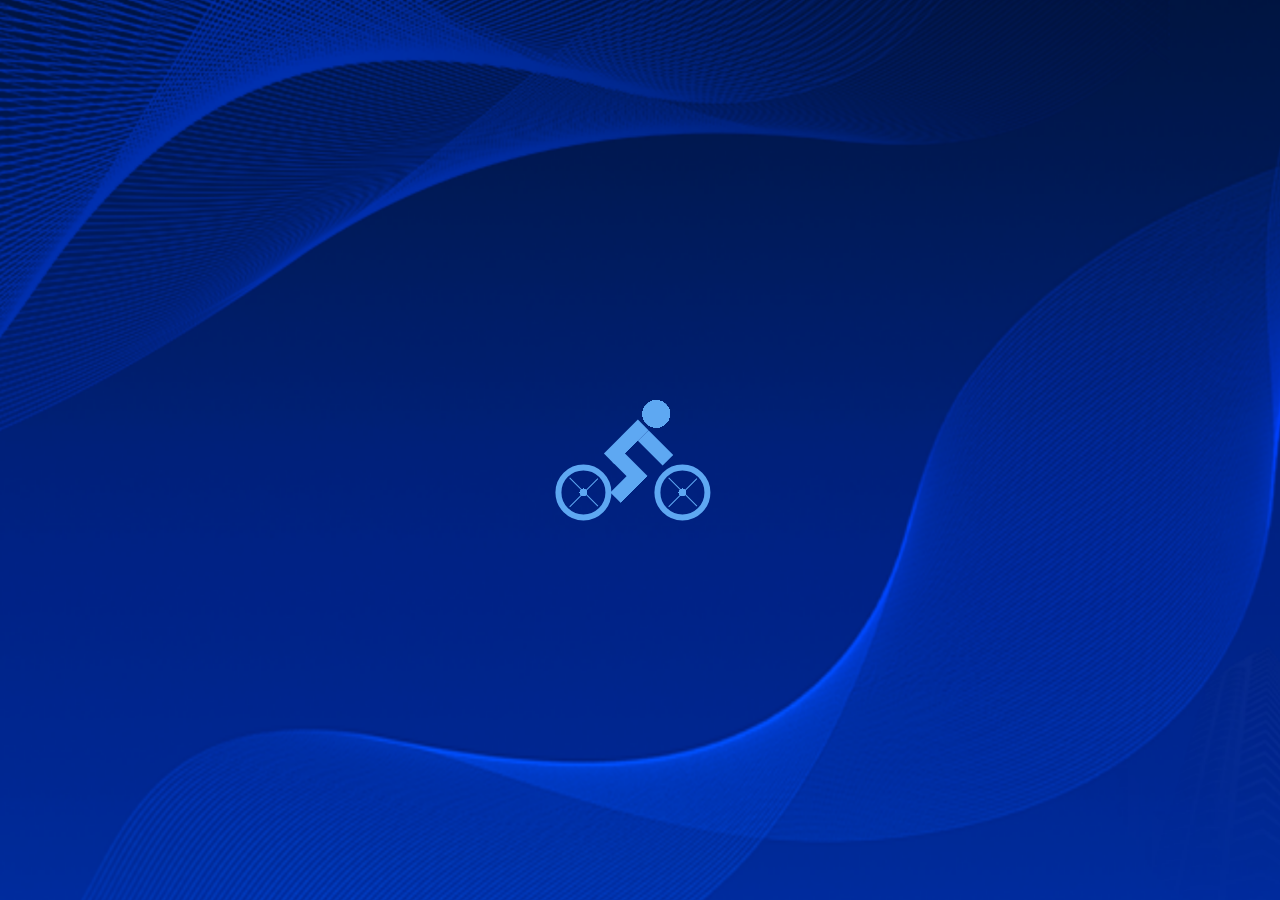
<file: index.html>
<!doctype html>
<html lang="en">
  <head>
    <meta charset="UTF-8" />
    <link rel="icon" type="image/svg+xml" href="/gk_logo.svg" />
    <meta name="viewport" content="width=device-width, initial-scale=1.0" />
    <title>怪咖大数据平台</title>
    <script type="module" crossorigin src="/assets/index-19c8aeb5.js"></script>
    <link rel="stylesheet" href="/assets/index-4270c9e2.css">
  </head>
  <body>
    <div id="app"></div>
    
  </body>
</html>
</file>
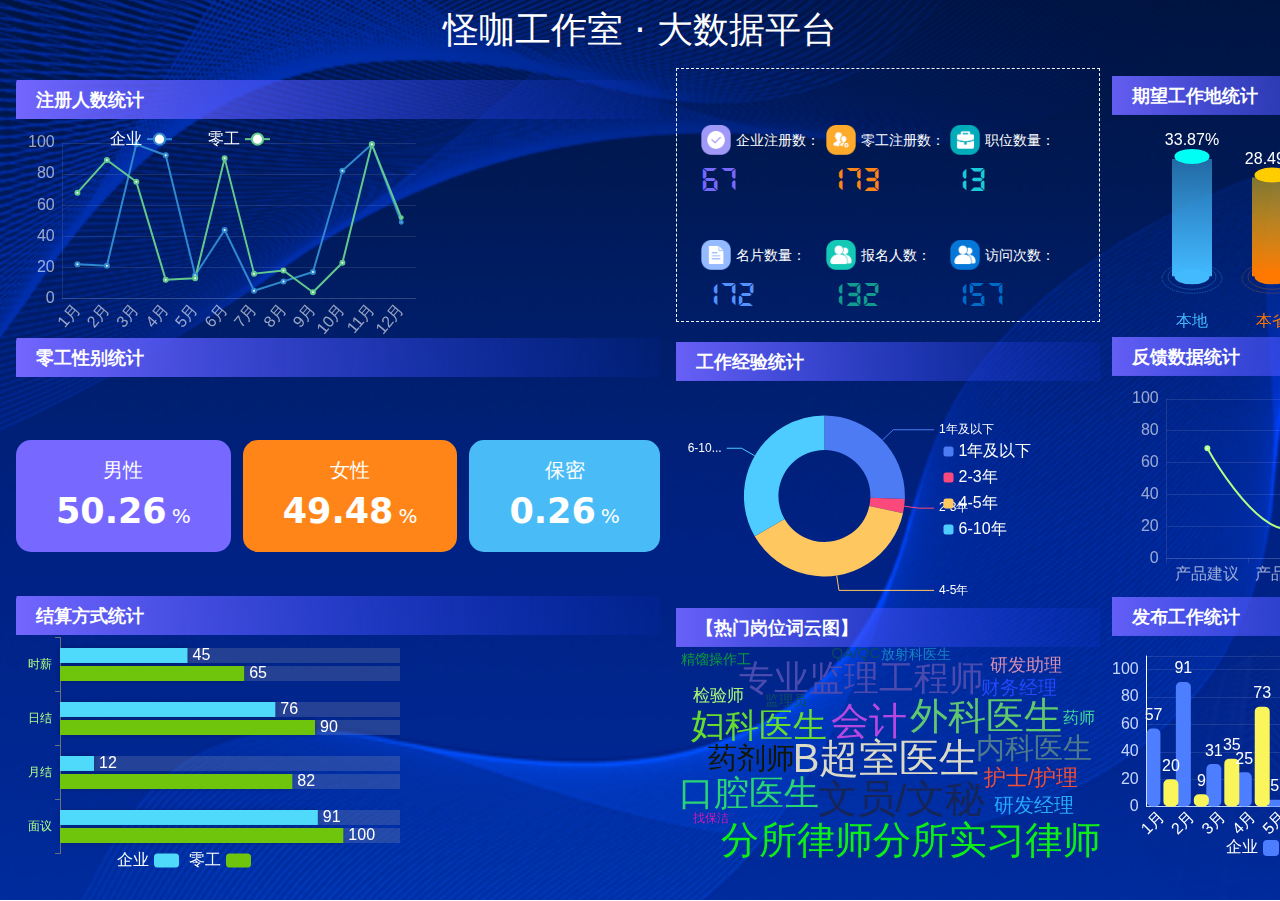
<file: web/index.html>
<!doctype html>
<html lang="en">
  <head>
    <meta charset="UTF-8" />
    <link rel="icon" type="image/svg+xml" href="./gk_logo.svg" />
    <meta name="viewport" content="width=device-width, initial-scale=1.0" />
    <title>怪咖大数据平台</title>
    <script type="module" crossorigin src="./assets/index-74aa1495.js"></script>
    <link rel="stylesheet" href="./assets/index-cc939d6f.css">
  </head>
  <body>
    <div id="app"></div>
    
  </body>
</html>
</file>
<file: assets/index-4270c9e2.css>
*,:before,:after{box-sizing:border-box;border-width:0;border-style:solid;border-color:#e5e7eb}:before,:after{--tw-content: ""}html{line-height:1.5;-webkit-text-size-adjust:100%;-moz-tab-size:4;-o-tab-size:4;tab-size:4;font-family:ui-sans-serif,system-ui,-apple-system,BlinkMacSystemFont,Segoe UI,Roboto,Helvetica Neue,Arial,Noto Sans,sans-serif,"Apple Color Emoji","Segoe UI Emoji",Segoe UI Symbol,"Noto Color Emoji";font-feature-settings:normal;font-variation-settings:normal}body{margin:0;line-height:inherit}hr{height:0;color:inherit;border-top-width:1px}abbr:where([title]){-webkit-text-decoration:underline dotted;text-decoration:underline dotted}h1,h2,h3,h4,h5,h6{font-size:inherit;font-weight:inherit}a{color:inherit;text-decoration:inherit}b,strong{font-weight:bolder}code,kbd,samp,pre{font-family:ui-monospace,SFMono-Regular,Menlo,Monaco,Consolas,Liberation Mono,Courier New,monospace;font-size:1em}small{font-size:80%}sub,sup{font-size:75%;line-height:0;position:relative;vertical-align:baseline}sub{bottom:-.25em}sup{top:-.5em}table{text-indent:0;border-color:inherit;border-collapse:collapse}button,input,optgroup,select,textarea{font-family:inherit;font-feature-settings:inherit;font-variation-settings:inherit;font-size:100%;font-weight:inherit;line-height:inherit;color:inherit;margin:0;padding:0}button,select{text-transform:none}button,[type=button],[type=reset],[type=submit]{-webkit-appearance:button;background-color:transparent;background-image:none}:-moz-focusring{outline:auto}:-moz-ui-invalid{box-shadow:none}progress{vertical-align:baseline}::-webkit-inner-spin-button,::-webkit-outer-spin-button{height:auto}[type=search]{-webkit-appearance:textfield;outline-offset:-2px}::-webkit-search-decoration{-webkit-appearance:none}::-webkit-file-upload-button{-webkit-appearance:button;font:inherit}summary{display:list-item}blockquote,dl,dd,h1,h2,h3,h4,h5,h6,hr,figure,p,pre{margin:0}fieldset{margin:0;padding:0}legend{padding:0}ol,ul,menu{list-style:none;margin:0;padding:0}dialog{padding:0}textarea{resize:vertical}input::-moz-placeholder,textarea::-moz-placeholder{opacity:1;color:#9ca3af}input::placeholder,textarea::placeholder{opacity:1;color:#9ca3af}button,[role=button]{cursor:pointer}:disabled{cursor:default}img,svg,video,canvas,audio,iframe,embed,object{display:block;vertical-align:middle}img,video{max-width:100%;height:auto}[hidden]{display:none}*,:before,:after{--tw-border-spacing-x: 0;--tw-border-spacing-y: 0;--tw-translate-x: 0;--tw-translate-y: 0;--tw-rotate: 0;--tw-skew-x: 0;--tw-skew-y: 0;--tw-scale-x: 1;--tw-scale-y: 1;--tw-pan-x: ;--tw-pan-y: ;--tw-pinch-zoom: ;--tw-scroll-snap-strictness: proximity;--tw-gradient-from-position: ;--tw-gradient-via-position: ;--tw-gradient-to-position: ;--tw-ordinal: ;--tw-slashed-zero: ;--tw-numeric-figure: ;--tw-numeric-spacing: ;--tw-numeric-fraction: ;--tw-ring-inset: ;--tw-ring-offset-width: 0px;--tw-ring-offset-color: #fff;--tw-ring-color: rgb(59 130 246 / .5);--tw-ring-offset-shadow: 0 0 #0000;--tw-ring-shadow: 0 0 #0000;--tw-shadow: 0 0 #0000;--tw-shadow-colored: 0 0 #0000;--tw-blur: ;--tw-brightness: ;--tw-contrast: ;--tw-grayscale: ;--tw-hue-rotate: ;--tw-invert: ;--tw-saturate: ;--tw-sepia: ;--tw-drop-shadow: ;--tw-backdrop-blur: ;--tw-backdrop-brightness: ;--tw-backdrop-contrast: ;--tw-backdrop-grayscale: ;--tw-backdrop-hue-rotate: ;--tw-backdrop-invert: ;--tw-backdrop-opacity: ;--tw-backdrop-saturate: ;--tw-backdrop-sepia: }::backdrop{--tw-border-spacing-x: 0;--tw-border-spacing-y: 0;--tw-translate-x: 0;--tw-translate-y: 0;--tw-rotate: 0;--tw-skew-x: 0;--tw-skew-y: 0;--tw-scale-x: 1;--tw-scale-y: 1;--tw-pan-x: ;--tw-pan-y: ;--tw-pinch-zoom: ;--tw-scroll-snap-strictness: proximity;--tw-gradient-from-position: ;--tw-gradient-via-position: ;--tw-gradient-to-position: ;--tw-ordinal: ;--tw-slashed-zero: ;--tw-numeric-figure: ;--tw-numeric-spacing: ;--tw-numeric-fraction: ;--tw-ring-inset: ;--tw-ring-offset-width: 0px;--tw-ring-offset-color: #fff;--tw-ring-color: rgb(59 130 246 / .5);--tw-ring-offset-shadow: 0 0 #0000;--tw-ring-shadow: 0 0 #0000;--tw-shadow: 0 0 #0000;--tw-shadow-colored: 0 0 #0000;--tw-blur: ;--tw-brightness: ;--tw-contrast: ;--tw-grayscale: ;--tw-hue-rotate: ;--tw-invert: ;--tw-saturate: ;--tw-sepia: ;--tw-drop-shadow: ;--tw-backdrop-blur: ;--tw-backdrop-brightness: ;--tw-backdrop-contrast: ;--tw-backdrop-grayscale: ;--tw-backdrop-hue-rotate: ;--tw-backdrop-invert: ;--tw-backdrop-opacity: ;--tw-backdrop-saturate: ;--tw-backdrop-sepia: }.fixed{position:fixed}.mb-3{margin-bottom:.75rem}.ml-2{margin-left:.5rem}.mr-2{margin-right:.5rem}.mr-3{margin-right:.75rem}.mt-3{margin-top:.75rem}.box-border{box-sizing:border-box}.flex{display:flex}.grid{display:grid}.h-1\/3{height:33.333333%}.h-72{height:18rem}.h-full{height:100%}.h-screen{height:100vh}.w-1\/2{width:50%}.w-1\/3{width:33.333333%}.w-full{width:100%}.flex-1{flex:1 1 0%}.resize{resize:both}.flex-col{flex-direction:column}.flex-wrap{flex-wrap:wrap}.items-center{align-items:center}.justify-center{justify-content:center}.overflow-auto{overflow:auto}.overflow-hidden{overflow:hidden}.bg-slate-800{--tw-bg-opacity: 1;background-color:rgb(30 41 59 / var(--tw-bg-opacity))}.bg-opacity-50{--tw-bg-opacity: .5}.bg-\[url\(\'assets\/images\/H5\.jpg\'\)\]{background-image:url(/assets/H5-d8eba903.jpg)}.bg-\[url\(\'assets\/images\/bg\.png\'\)\]{background-image:url(/assets/bg-560851b9.png)}.bg-cover{background-size:cover}.bg-center{background-position:center}.bg-repeat-y{background-repeat:repeat-y}.p-3{padding:.75rem}.p-6{padding:1.5rem}.pb-2{padding-bottom:.5rem}.text-center{text-align:center}.font-\[Electronic\]{font-family:Electronic}.text-3xl{font-size:1.875rem;line-height:2.25rem}.text-4xl{font-size:2.25rem;line-height:2.5rem}.text-7xl{font-size:4.5rem;line-height:1}.text-sm{font-size:.875rem;line-height:1.25rem}.font-bold{font-weight:700}.text-\[\#5dc5ef\]{--tw-text-opacity: 1;color:rgb(93 197 239 / var(--tw-text-opacity))}.text-slate-300{--tw-text-opacity: 1;color:rgb(203 213 225 / var(--tw-text-opacity))}.text-slate-400{--tw-text-opacity: 1;color:rgb(148 163 184 / var(--tw-text-opacity))}.text-white{--tw-text-opacity: 1;color:rgb(255 255 255 / var(--tw-text-opacity))}@font-face{font-family:Electronic;src:url(/assets/FX-LED-04b6323b.TTF)}.text-gradient{background-image:linear-gradient(to bottom,#e5e4ea,#5ea8f2);-webkit-background-clip:text;-webkit-text-fill-color:transparent}
</file>
<file: web/assets/index-cc939d6f.css>
*,:before,:after{box-sizing:border-box;border-width:0;border-style:solid;border-color:#e5e7eb}:before,:after{--tw-content: ""}html{line-height:1.5;-webkit-text-size-adjust:100%;-moz-tab-size:4;-o-tab-size:4;tab-size:4;font-family:ui-sans-serif,system-ui,-apple-system,BlinkMacSystemFont,Segoe UI,Roboto,Helvetica Neue,Arial,Noto Sans,sans-serif,"Apple Color Emoji","Segoe UI Emoji",Segoe UI Symbol,"Noto Color Emoji";font-feature-settings:normal;font-variation-settings:normal}body{margin:0;line-height:inherit}hr{height:0;color:inherit;border-top-width:1px}abbr:where([title]){-webkit-text-decoration:underline dotted;text-decoration:underline dotted}h1,h2,h3,h4,h5,h6{font-size:inherit;font-weight:inherit}a{color:inherit;text-decoration:inherit}b,strong{font-weight:bolder}code,kbd,samp,pre{font-family:ui-monospace,SFMono-Regular,Menlo,Monaco,Consolas,Liberation Mono,Courier New,monospace;font-size:1em}small{font-size:80%}sub,sup{font-size:75%;line-height:0;position:relative;vertical-align:baseline}sub{bottom:-.25em}sup{top:-.5em}table{text-indent:0;border-color:inherit;border-collapse:collapse}button,input,optgroup,select,textarea{font-family:inherit;font-feature-settings:inherit;font-variation-settings:inherit;font-size:100%;font-weight:inherit;line-height:inherit;color:inherit;margin:0;padding:0}button,select{text-transform:none}button,[type=button],[type=reset],[type=submit]{-webkit-appearance:button;background-color:transparent;background-image:none}:-moz-focusring{outline:auto}:-moz-ui-invalid{box-shadow:none}progress{vertical-align:baseline}::-webkit-inner-spin-button,::-webkit-outer-spin-button{height:auto}[type=search]{-webkit-appearance:textfield;outline-offset:-2px}::-webkit-search-decoration{-webkit-appearance:none}::-webkit-file-upload-button{-webkit-appearance:button;font:inherit}summary{display:list-item}blockquote,dl,dd,h1,h2,h3,h4,h5,h6,hr,figure,p,pre{margin:0}fieldset{margin:0;padding:0}legend{padding:0}ol,ul,menu{list-style:none;margin:0;padding:0}dialog{padding:0}textarea{resize:vertical}input::-moz-placeholder,textarea::-moz-placeholder{opacity:1;color:#9ca3af}input::placeholder,textarea::placeholder{opacity:1;color:#9ca3af}button,[role=button]{cursor:pointer}:disabled{cursor:default}img,svg,video,canvas,audio,iframe,embed,object{display:block;vertical-align:middle}img,video{max-width:100%;height:auto}[hidden]{display:none}*,:before,:after{--tw-border-spacing-x: 0;--tw-border-spacing-y: 0;--tw-translate-x: 0;--tw-translate-y: 0;--tw-rotate: 0;--tw-skew-x: 0;--tw-skew-y: 0;--tw-scale-x: 1;--tw-scale-y: 1;--tw-pan-x: ;--tw-pan-y: ;--tw-pinch-zoom: ;--tw-scroll-snap-strictness: proximity;--tw-gradient-from-position: ;--tw-gradient-via-position: ;--tw-gradient-to-position: ;--tw-ordinal: ;--tw-slashed-zero: ;--tw-numeric-figure: ;--tw-numeric-spacing: ;--tw-numeric-fraction: ;--tw-ring-inset: ;--tw-ring-offset-width: 0px;--tw-ring-offset-color: #fff;--tw-ring-color: rgb(59 130 246 / .5);--tw-ring-offset-shadow: 0 0 #0000;--tw-ring-shadow: 0 0 #0000;--tw-shadow: 0 0 #0000;--tw-shadow-colored: 0 0 #0000;--tw-blur: ;--tw-brightness: ;--tw-contrast: ;--tw-grayscale: ;--tw-hue-rotate: ;--tw-invert: ;--tw-saturate: ;--tw-sepia: ;--tw-drop-shadow: ;--tw-backdrop-blur: ;--tw-backdrop-brightness: ;--tw-backdrop-contrast: ;--tw-backdrop-grayscale: ;--tw-backdrop-hue-rotate: ;--tw-backdrop-invert: ;--tw-backdrop-opacity: ;--tw-backdrop-saturate: ;--tw-backdrop-sepia: }::backdrop{--tw-border-spacing-x: 0;--tw-border-spacing-y: 0;--tw-translate-x: 0;--tw-translate-y: 0;--tw-rotate: 0;--tw-skew-x: 0;--tw-skew-y: 0;--tw-scale-x: 1;--tw-scale-y: 1;--tw-pan-x: ;--tw-pan-y: ;--tw-pinch-zoom: ;--tw-scroll-snap-strictness: proximity;--tw-gradient-from-position: ;--tw-gradient-via-position: ;--tw-gradient-to-position: ;--tw-ordinal: ;--tw-slashed-zero: ;--tw-numeric-figure: ;--tw-numeric-spacing: ;--tw-numeric-fraction: ;--tw-ring-inset: ;--tw-ring-offset-width: 0px;--tw-ring-offset-color: #fff;--tw-ring-color: rgb(59 130 246 / .5);--tw-ring-offset-shadow: 0 0 #0000;--tw-ring-shadow: 0 0 #0000;--tw-shadow: 0 0 #0000;--tw-shadow-colored: 0 0 #0000;--tw-blur: ;--tw-brightness: ;--tw-contrast: ;--tw-grayscale: ;--tw-hue-rotate: ;--tw-invert: ;--tw-saturate: ;--tw-sepia: ;--tw-drop-shadow: ;--tw-backdrop-blur: ;--tw-backdrop-brightness: ;--tw-backdrop-contrast: ;--tw-backdrop-grayscale: ;--tw-backdrop-hue-rotate: ;--tw-backdrop-invert: ;--tw-backdrop-opacity: ;--tw-backdrop-saturate: ;--tw-backdrop-sepia: }.\!container{width:100%!important}.container{width:100%}@media (min-width: 640px){.\!container{max-width:640px!important}.container{max-width:640px}}@media (min-width: 768px){.\!container{max-width:768px!important}.container{max-width:768px}}@media (min-width: 1024px){.\!container{max-width:1024px!important}.container{max-width:1024px}}@media (min-width: 1280px){.\!container{max-width:1280px!important}.container{max-width:1280px}}@media (min-width: 1536px){.\!container{max-width:1536px!important}.container{max-width:1536px}}.sr-only{position:absolute;width:1px;height:1px;padding:0;margin:-1px;overflow:hidden;clip:rect(0,0,0,0);white-space:nowrap;border-width:0}.not-sr-only{position:static;width:auto;height:auto;padding:0;margin:0;overflow:visible;clip:auto;white-space:normal}.pointer-events-none{pointer-events:none}.pointer-events-auto{pointer-events:auto}.visible{visibility:visible}.invisible{visibility:hidden}.collapse{visibility:collapse}.static{position:static}.\!fixed{position:fixed!important}.fixed{position:fixed}.absolute{position:absolute}.\!relative{position:relative!important}.relative{position:relative}.sticky{position:sticky}.-inset-1{top:-.25rem;right:-.25rem;bottom:-.25rem;left:-.25rem}.end-1{inset-inline-end:.25rem}.isolate{isolation:isolate}.isolation-auto{isolation:auto}.float-right{float:right}.float-left{float:left}.float-none{float:none}.clear-left{clear:left}.clear-right{clear:right}.clear-both{clear:both}.clear-none{clear:none}.m-1{margin:.25rem}.mb-10{margin-bottom:2.5rem}.mb-3{margin-bottom:.75rem}.mb-5{margin-bottom:1.25rem}.mr-1{margin-right:.25rem}.mr-3{margin-right:.75rem}.mt-2{margin-top:.5rem}.mt-8{margin-top:2rem}.box-border{box-sizing:border-box}.box-content{box-sizing:content-box}.line-clamp-none{overflow:visible;display:block;-webkit-box-orient:horizontal;-webkit-line-clamp:none}.\!block{display:block!important}.block{display:block}.inline-block{display:inline-block}.\!inline{display:inline!important}.inline{display:inline}.flex{display:flex}.inline-flex{display:inline-flex}.table{display:table}.inline-table{display:inline-table}.table-caption{display:table-caption}.table-cell{display:table-cell}.table-column{display:table-column}.table-column-group{display:table-column-group}.table-footer-group{display:table-footer-group}.table-header-group{display:table-header-group}.table-row-group{display:table-row-group}.table-row{display:table-row}.flow-root{display:flow-root}.\!grid{display:grid!important}.grid{display:grid}.inline-grid{display:inline-grid}.\!contents{display:contents!important}.contents{display:contents}.list-item{display:list-item}.hidden{display:none}.h-1{height:.25rem}.h-1\/3{height:33.333333%}.h-16{height:4rem}.h-full{height:100%}.h-screen{height:100vh}.w-1{width:.25rem}.w-1\/3{width:33.333333%}.w-full{width:100%}.flex-1{flex:1 1 0%}.flex-shrink,.shrink{flex-shrink:1}.shrink-0{flex-shrink:0}.flex-grow,.grow{flex-grow:1}.table-auto{table-layout:auto}.table-fixed{table-layout:fixed}.caption-top{caption-side:top}.caption-bottom{caption-side:bottom}.border-collapse{border-collapse:collapse}.border-separate{border-collapse:separate}.\!transform{transform:translate(var(--tw-translate-x),var(--tw-translate-y)) rotate(var(--tw-rotate)) skew(var(--tw-skew-x)) skewY(var(--tw-skew-y)) scaleX(var(--tw-scale-x)) scaleY(var(--tw-scale-y))!important}.transform,.transform-cpu{transform:translate(var(--tw-translate-x),var(--tw-translate-y)) rotate(var(--tw-rotate)) skew(var(--tw-skew-x)) skewY(var(--tw-skew-y)) scaleX(var(--tw-scale-x)) scaleY(var(--tw-scale-y))}.transform-gpu{transform:translate3d(var(--tw-translate-x),var(--tw-translate-y),0) rotate(var(--tw-rotate)) skew(var(--tw-skew-x)) skewY(var(--tw-skew-y)) scaleX(var(--tw-scale-x)) scaleY(var(--tw-scale-y))}.transform-none{transform:none}.touch-auto{touch-action:auto}.touch-none{touch-action:none}.touch-pan-x{--tw-pan-x: pan-x;touch-action:var(--tw-pan-x) var(--tw-pan-y) var(--tw-pinch-zoom)}.touch-pan-left{--tw-pan-x: pan-left;touch-action:var(--tw-pan-x) var(--tw-pan-y) var(--tw-pinch-zoom)}.touch-pan-right{--tw-pan-x: pan-right;touch-action:var(--tw-pan-x) var(--tw-pan-y) var(--tw-pinch-zoom)}.touch-pan-y{--tw-pan-y: pan-y;touch-action:var(--tw-pan-x) var(--tw-pan-y) var(--tw-pinch-zoom)}.touch-pan-up{--tw-pan-y: pan-up;touch-action:var(--tw-pan-x) var(--tw-pan-y) var(--tw-pinch-zoom)}.touch-pan-down{--tw-pan-y: pan-down;touch-action:var(--tw-pan-x) var(--tw-pan-y) var(--tw-pinch-zoom)}.touch-pinch-zoom{--tw-pinch-zoom: pinch-zoom;touch-action:var(--tw-pan-x) var(--tw-pan-y) var(--tw-pinch-zoom)}.touch-manipulation{touch-action:manipulation}.select-none{-webkit-user-select:none;-moz-user-select:none;user-select:none}.select-text{-webkit-user-select:text;-moz-user-select:text;user-select:text}.select-all{-webkit-user-select:all;-moz-user-select:all;user-select:all}.select-auto{-webkit-user-select:auto;-moz-user-select:auto;user-select:auto}.resize-none{resize:none}.resize-y{resize:vertical}.resize-x{resize:horizontal}.resize{resize:both}.snap-none{scroll-snap-type:none}.snap-x{scroll-snap-type:x var(--tw-scroll-snap-strictness)}.snap-y{scroll-snap-type:y var(--tw-scroll-snap-strictness)}.snap-both{scroll-snap-type:both var(--tw-scroll-snap-strictness)}.snap-mandatory{--tw-scroll-snap-strictness: mandatory}.snap-proximity{--tw-scroll-snap-strictness: proximity}.snap-start{scroll-snap-align:start}.snap-end{scroll-snap-align:end}.snap-center{scroll-snap-align:center}.snap-align-none{scroll-snap-align:none}.snap-normal{scroll-snap-stop:normal}.snap-always{scroll-snap-stop:always}.list-inside{list-style-position:inside}.list-outside{list-style-position:outside}.appearance-none{-webkit-appearance:none;-moz-appearance:none;appearance:none}.break-before-auto{-moz-column-break-before:auto;break-before:auto}.break-before-avoid{-moz-column-break-before:avoid;break-before:avoid}.break-before-all{-moz-column-break-before:all;break-before:all}.break-before-avoid-page{-moz-column-break-before:avoid;break-before:avoid-page}.break-before-page{-moz-column-break-before:page;break-before:page}.break-before-left{-moz-column-break-before:left;break-before:left}.break-before-right{-moz-column-break-before:right;break-before:right}.break-before-column{-moz-column-break-before:column;break-before:column}.break-inside-auto{-moz-column-break-inside:auto;break-inside:auto}.break-inside-avoid{-moz-column-break-inside:avoid;break-inside:avoid}.break-inside-avoid-page{break-inside:avoid-page}.break-inside-avoid-column{-moz-column-break-inside:avoid;break-inside:avoid-column}.break-after-auto{-moz-column-break-after:auto;break-after:auto}.break-after-avoid{-moz-column-break-after:avoid;break-after:avoid}.break-after-all{-moz-column-break-after:all;break-after:all}.break-after-avoid-page{-moz-column-break-after:avoid;break-after:avoid-page}.break-after-page{-moz-column-break-after:page;break-after:page}.break-after-left{-moz-column-break-after:left;break-after:left}.break-after-right{-moz-column-break-after:right;break-after:right}.break-after-column{-moz-column-break-after:column;break-after:column}.grid-flow-row{grid-auto-flow:row}.grid-flow-col{grid-auto-flow:column}.grid-flow-dense{grid-auto-flow:dense}.grid-flow-row-dense{grid-auto-flow:row dense}.grid-flow-col-dense{grid-auto-flow:column dense}.flex-row{flex-direction:row}.flex-row-reverse{flex-direction:row-reverse}.flex-col{flex-direction:column}.flex-col-reverse{flex-direction:column-reverse}.flex-wrap{flex-wrap:wrap}.flex-wrap-reverse{flex-wrap:wrap-reverse}.flex-nowrap{flex-wrap:nowrap}.place-content-center{place-content:center}.place-content-start{place-content:start}.place-content-end{place-content:end}.place-content-between{place-content:space-between}.place-content-around{place-content:space-around}.place-content-evenly{place-content:space-evenly}.place-content-baseline{place-content:baseline}.place-content-stretch{place-content:stretch}.place-items-start{place-items:start}.place-items-end{place-items:end}.place-items-center{place-items:center}.place-items-baseline{place-items:baseline}.place-items-stretch{place-items:stretch}.content-normal{align-content:normal}.content-center{align-content:center}.content-start{align-content:flex-start}.content-end{align-content:flex-end}.content-between{align-content:space-between}.content-around{align-content:space-around}.content-evenly{align-content:space-evenly}.content-baseline{align-content:baseline}.content-stretch{align-content:stretch}.items-start{align-items:flex-start}.items-end{align-items:flex-end}.items-center{align-items:center}.items-baseline{align-items:baseline}.items-stretch{align-items:stretch}.justify-normal{justify-content:normal}.justify-start{justify-content:flex-start}.justify-end{justify-content:flex-end}.justify-center{justify-content:center}.justify-between{justify-content:space-between}.justify-around{justify-content:space-around}.justify-evenly{justify-content:space-evenly}.justify-stretch{justify-content:stretch}.justify-items-start{justify-items:start}.justify-items-end{justify-items:end}.justify-items-center{justify-items:center}.justify-items-stretch{justify-items:stretch}.space-x-2>:not([hidden])~:not([hidden]){--tw-space-x-reverse: 0;margin-right:calc(.5rem * var(--tw-space-x-reverse));margin-left:calc(.5rem * calc(1 - var(--tw-space-x-reverse)))}.space-y-reverse>:not([hidden])~:not([hidden]){--tw-space-y-reverse: 1}.space-x-reverse>:not([hidden])~:not([hidden]){--tw-space-x-reverse: 1}.divide-x>:not([hidden])~:not([hidden]){--tw-divide-x-reverse: 0;border-right-width:calc(1px * var(--tw-divide-x-reverse));border-left-width:calc(1px * calc(1 - var(--tw-divide-x-reverse)))}.divide-y>:not([hidden])~:not([hidden]){--tw-divide-y-reverse: 0;border-top-width:calc(1px * calc(1 - var(--tw-divide-y-reverse)));border-bottom-width:calc(1px * var(--tw-divide-y-reverse))}.divide-y-reverse>:not([hidden])~:not([hidden]){--tw-divide-y-reverse: 1}.divide-x-reverse>:not([hidden])~:not([hidden]){--tw-divide-x-reverse: 1}.divide-solid>:not([hidden])~:not([hidden]){border-style:solid}.divide-dashed>:not([hidden])~:not([hidden]){border-style:dashed}.divide-dotted>:not([hidden])~:not([hidden]){border-style:dotted}.divide-double>:not([hidden])~:not([hidden]){border-style:double}.divide-none>:not([hidden])~:not([hidden]){border-style:none}.place-self-auto{place-self:auto}.place-self-start{place-self:start}.place-self-end{place-self:end}.place-self-center{place-self:center}.place-self-stretch{place-self:stretch}.self-auto{align-self:auto}.self-start{align-self:flex-start}.self-end{align-self:flex-end}.self-center{align-self:center}.self-stretch{align-self:stretch}.self-baseline{align-self:baseline}.justify-self-auto{justify-self:auto}.justify-self-start{justify-self:start}.justify-self-end{justify-self:end}.justify-self-center{justify-self:center}.justify-self-stretch{justify-self:stretch}.overflow-auto{overflow:auto}.overflow-hidden{overflow:hidden}.overflow-clip{overflow:clip}.overflow-visible{overflow:visible}.overflow-scroll{overflow:scroll}.overflow-x-auto{overflow-x:auto}.overflow-y-auto{overflow-y:auto}.overflow-x-hidden{overflow-x:hidden}.overflow-y-hidden{overflow-y:hidden}.overflow-x-clip{overflow-x:clip}.overflow-y-clip{overflow-y:clip}.overflow-x-visible{overflow-x:visible}.overflow-y-visible{overflow-y:visible}.overflow-x-scroll{overflow-x:scroll}.overflow-y-scroll{overflow-y:scroll}.overscroll-auto{overscroll-behavior:auto}.overscroll-contain{overscroll-behavior:contain}.overscroll-none{overscroll-behavior:none}.overscroll-y-auto{overscroll-behavior-y:auto}.overscroll-y-contain{overscroll-behavior-y:contain}.overscroll-y-none{overscroll-behavior-y:none}.overscroll-x-auto{overscroll-behavior-x:auto}.overscroll-x-contain{overscroll-behavior-x:contain}.overscroll-x-none{overscroll-behavior-x:none}.scroll-auto{scroll-behavior:auto}.scroll-smooth{scroll-behavior:smooth}.truncate{overflow:hidden;text-overflow:ellipsis;white-space:nowrap}.overflow-ellipsis,.text-ellipsis{text-overflow:ellipsis}.text-clip{text-overflow:clip}.hyphens-none{-webkit-hyphens:none;hyphens:none}.hyphens-manual{-webkit-hyphens:manual;hyphens:manual}.hyphens-auto{-webkit-hyphens:auto;hyphens:auto}.whitespace-normal{white-space:normal}.whitespace-nowrap{white-space:nowrap}.whitespace-pre{white-space:pre}.whitespace-pre-line{white-space:pre-line}.whitespace-pre-wrap{white-space:pre-wrap}.whitespace-break-spaces{white-space:break-spaces}.break-normal{overflow-wrap:normal;word-break:normal}.break-words{overflow-wrap:break-word}.break-all{word-break:break-all}.break-keep{word-break:keep-all}.rounded{border-radius:.25rem}.rounded-b{border-bottom-right-radius:.25rem;border-bottom-left-radius:.25rem}.rounded-e{border-start-end-radius:.25rem;border-end-end-radius:.25rem}.rounded-l{border-top-left-radius:.25rem;border-bottom-left-radius:.25rem}.rounded-r{border-top-right-radius:.25rem;border-bottom-right-radius:.25rem}.rounded-s{border-start-start-radius:.25rem;border-end-start-radius:.25rem}.rounded-t{border-top-left-radius:.25rem;border-top-right-radius:.25rem}.rounded-bl{border-bottom-left-radius:.25rem}.rounded-br{border-bottom-right-radius:.25rem}.rounded-ee{border-end-end-radius:.25rem}.rounded-es{border-end-start-radius:.25rem}.rounded-se{border-start-end-radius:.25rem}.rounded-ss{border-start-start-radius:.25rem}.rounded-tl{border-top-left-radius:.25rem}.rounded-tr{border-top-right-radius:.25rem}.border{border-width:1px}.border-x{border-left-width:1px;border-right-width:1px}.border-y{border-top-width:1px;border-bottom-width:1px}.border-b{border-bottom-width:1px}.border-e{border-inline-end-width:1px}.border-l{border-left-width:1px}.border-r{border-right-width:1px}.border-s{border-inline-start-width:1px}.border-t{border-top-width:1px}.border-solid{border-style:solid}.border-dashed{border-style:dashed}.border-dotted{border-style:dotted}.border-double{border-style:double}.border-hidden{border-style:hidden}.border-none{border-style:none}.border-slate-100{--tw-border-opacity: 1;border-color:rgb(241 245 249 / var(--tw-border-opacity))}.bg-\[rgb\(255\,0\,0\)\]{--tw-bg-opacity: 1;background-color:rgb(255 0 0 / var(--tw-bg-opacity))}.bg-\[url\(\'assets\/images\/bg\.png\'\)\]{background-image:url(./bg-560851b9.png)}.decoration-slice{-webkit-box-decoration-break:slice;box-decoration-break:slice}.decoration-clone{-webkit-box-decoration-break:clone;box-decoration-break:clone}.box-decoration-slice{-webkit-box-decoration-break:slice;box-decoration-break:slice}.box-decoration-clone{-webkit-box-decoration-break:clone;box-decoration-break:clone}.bg-cover{background-size:cover}.bg-fixed{background-attachment:fixed}.bg-local{background-attachment:local}.bg-scroll{background-attachment:scroll}.bg-clip-border{background-clip:border-box}.bg-clip-padding{background-clip:padding-box}.bg-clip-content{background-clip:content-box}.bg-clip-text{-webkit-background-clip:text;background-clip:text}.bg-center{background-position:center}.bg-repeat{background-repeat:repeat}.bg-no-repeat{background-repeat:no-repeat}.bg-repeat-x{background-repeat:repeat-x}.bg-repeat-y{background-repeat:repeat-y}.bg-repeat-round{background-repeat:round}.bg-repeat-space{background-repeat:space}.bg-origin-border{background-origin:border-box}.bg-origin-padding{background-origin:padding-box}.bg-origin-content{background-origin:content-box}.object-contain{-o-object-fit:contain;object-fit:contain}.object-cover{-o-object-fit:cover;object-fit:cover}.object-fill{-o-object-fit:fill;object-fit:fill}.object-none{-o-object-fit:none;object-fit:none}.object-scale-down{-o-object-fit:scale-down;object-fit:scale-down}.p-1{padding:.25rem}.p-2{padding:.5rem}.p-3{padding:.75rem}.p-6{padding:1.5rem}.pb-2{padding-bottom:.5rem}.pt-1{padding-top:.25rem}.pt-1\.5{padding-top:.375rem}.text-left{text-align:left}.text-center{text-align:center}.text-right{text-align:right}.text-justify{text-align:justify}.text-start{text-align:start}.text-end{text-align:end}.align-baseline{vertical-align:baseline}.align-top{vertical-align:top}.align-middle{vertical-align:middle}.align-bottom{vertical-align:bottom}.align-text-top{vertical-align:text-top}.align-text-bottom{vertical-align:text-bottom}.align-sub{vertical-align:sub}.align-super{vertical-align:super}.font-\[Electronic\]{font-family:Electronic}.text-4xl{font-size:2.25rem;line-height:2.5rem}.text-sm{font-size:.875rem;line-height:1.25rem}.font-bold{font-weight:700}.uppercase{text-transform:uppercase}.lowercase{text-transform:lowercase}.capitalize{text-transform:capitalize}.normal-case{text-transform:none}.italic{font-style:italic}.not-italic{font-style:normal}.normal-nums{font-variant-numeric:normal}.ordinal{--tw-ordinal: ordinal;font-variant-numeric:var(--tw-ordinal) var(--tw-slashed-zero) var(--tw-numeric-figure) var(--tw-numeric-spacing) var(--tw-numeric-fraction)}.slashed-zero{--tw-slashed-zero: slashed-zero;font-variant-numeric:var(--tw-ordinal) var(--tw-slashed-zero) var(--tw-numeric-figure) var(--tw-numeric-spacing) var(--tw-numeric-fraction)}.lining-nums{--tw-numeric-figure: lining-nums;font-variant-numeric:var(--tw-ordinal) var(--tw-slashed-zero) var(--tw-numeric-figure) var(--tw-numeric-spacing) var(--tw-numeric-fraction)}.oldstyle-nums{--tw-numeric-figure: oldstyle-nums;font-variant-numeric:var(--tw-ordinal) var(--tw-slashed-zero) var(--tw-numeric-figure) var(--tw-numeric-spacing) var(--tw-numeric-fraction)}.proportional-nums{--tw-numeric-spacing: proportional-nums;font-variant-numeric:var(--tw-ordinal) var(--tw-slashed-zero) var(--tw-numeric-figure) var(--tw-numeric-spacing) var(--tw-numeric-fraction)}.tabular-nums{--tw-numeric-spacing: tabular-nums;font-variant-numeric:var(--tw-ordinal) var(--tw-slashed-zero) var(--tw-numeric-figure) var(--tw-numeric-spacing) var(--tw-numeric-fraction)}.diagonal-fractions{--tw-numeric-fraction: diagonal-fractions;font-variant-numeric:var(--tw-ordinal) var(--tw-slashed-zero) var(--tw-numeric-figure) var(--tw-numeric-spacing) var(--tw-numeric-fraction)}.stacked-fractions{--tw-numeric-fraction: stacked-fractions;font-variant-numeric:var(--tw-ordinal) var(--tw-slashed-zero) var(--tw-numeric-figure) var(--tw-numeric-spacing) var(--tw-numeric-fraction)}.text-\[\#006CC8\]{--tw-text-opacity: 1;color:rgb(0 108 200 / var(--tw-text-opacity))}.text-\[\#129B8E\]{--tw-text-opacity: 1;color:rgb(18 155 142 / var(--tw-text-opacity))}.text-\[\#1DCBD8\]{--tw-text-opacity: 1;color:rgb(29 203 216 / var(--tw-text-opacity))}.text-\[\#336699\]\/\[\.35\]{color:#33669959}.text-\[\#5492FF\]{--tw-text-opacity: 1;color:rgb(84 146 255 / var(--tw-text-opacity))}.text-\[\#7769FF\]{--tw-text-opacity: 1;color:rgb(119 105 255 / var(--tw-text-opacity))}.text-\[\#FF8518\]{--tw-text-opacity: 1;color:rgb(255 133 24 / var(--tw-text-opacity))}.text-blue-500{--tw-text-opacity: 1;color:rgb(59 130 246 / var(--tw-text-opacity))}.text-white{--tw-text-opacity: 1;color:rgb(255 255 255 / var(--tw-text-opacity))}.underline{text-decoration-line:underline}.overline{text-decoration-line:overline}.line-through{text-decoration-line:line-through}.no-underline{text-decoration-line:none}.decoration-solid{text-decoration-style:solid}.decoration-double{text-decoration-style:double}.decoration-dotted{text-decoration-style:dotted}.decoration-dashed{text-decoration-style:dashed}.decoration-wavy{text-decoration-style:wavy}.antialiased{-webkit-font-smoothing:antialiased;-moz-osx-font-smoothing:grayscale}.subpixel-antialiased{-webkit-font-smoothing:auto;-moz-osx-font-smoothing:auto}.bg-blend-normal{background-blend-mode:normal}.bg-blend-multiply{background-blend-mode:multiply}.bg-blend-screen{background-blend-mode:screen}.bg-blend-overlay{background-blend-mode:overlay}.bg-blend-darken{background-blend-mode:darken}.bg-blend-lighten{background-blend-mode:lighten}.bg-blend-color-dodge{background-blend-mode:color-dodge}.bg-blend-color-burn{background-blend-mode:color-burn}.bg-blend-hard-light{background-blend-mode:hard-light}.bg-blend-soft-light{background-blend-mode:soft-light}.bg-blend-difference{background-blend-mode:difference}.bg-blend-exclusion{background-blend-mode:exclusion}.bg-blend-hue{background-blend-mode:hue}.bg-blend-saturation{background-blend-mode:saturation}.bg-blend-color{background-blend-mode:color}.bg-blend-luminosity{background-blend-mode:luminosity}.mix-blend-normal{mix-blend-mode:normal}.mix-blend-multiply{mix-blend-mode:multiply}.mix-blend-screen{mix-blend-mode:screen}.mix-blend-overlay{mix-blend-mode:overlay}.mix-blend-darken{mix-blend-mode:darken}.mix-blend-lighten{mix-blend-mode:lighten}.mix-blend-color-dodge{mix-blend-mode:color-dodge}.mix-blend-color-burn{mix-blend-mode:color-burn}.mix-blend-hard-light{mix-blend-mode:hard-light}.mix-blend-soft-light{mix-blend-mode:soft-light}.mix-blend-difference{mix-blend-mode:difference}.mix-blend-exclusion{mix-blend-mode:exclusion}.mix-blend-hue{mix-blend-mode:hue}.mix-blend-saturation{mix-blend-mode:saturation}.mix-blend-color{mix-blend-mode:color}.mix-blend-luminosity{mix-blend-mode:luminosity}.mix-blend-plus-lighter{mix-blend-mode:plus-lighter}.\!shadow{--tw-shadow: 0 1px 3px 0 rgb(0 0 0 / .1), 0 1px 2px -1px rgb(0 0 0 / .1) !important;--tw-shadow-colored: 0 1px 3px 0 var(--tw-shadow-color), 0 1px 2px -1px var(--tw-shadow-color) !important;box-shadow:var(--tw-ring-offset-shadow, 0 0 #0000),var(--tw-ring-shadow, 0 0 #0000),var(--tw-shadow)!important}.shadow{--tw-shadow: 0 1px 3px 0 rgb(0 0 0 / .1), 0 1px 2px -1px rgb(0 0 0 / .1);--tw-shadow-colored: 0 1px 3px 0 var(--tw-shadow-color), 0 1px 2px -1px var(--tw-shadow-color);box-shadow:var(--tw-ring-offset-shadow, 0 0 #0000),var(--tw-ring-shadow, 0 0 #0000),var(--tw-shadow)}.outline-none{outline:2px solid transparent;outline-offset:2px}.outline{outline-style:solid}.outline-dashed{outline-style:dashed}.outline-dotted{outline-style:dotted}.outline-double{outline-style:double}.ring{--tw-ring-offset-shadow: var(--tw-ring-inset) 0 0 0 var(--tw-ring-offset-width) var(--tw-ring-offset-color);--tw-ring-shadow: var(--tw-ring-inset) 0 0 0 calc(3px + var(--tw-ring-offset-width)) var(--tw-ring-color);box-shadow:var(--tw-ring-offset-shadow),var(--tw-ring-shadow),var(--tw-shadow, 0 0 #0000)}.ring-inset{--tw-ring-inset: inset}.blur{--tw-blur: blur(8px);filter:var(--tw-blur) var(--tw-brightness) var(--tw-contrast) var(--tw-grayscale) var(--tw-hue-rotate) var(--tw-invert) var(--tw-saturate) var(--tw-sepia) var(--tw-drop-shadow)}.drop-shadow{--tw-drop-shadow: drop-shadow(0 1px 2px rgb(0 0 0 / .1)) drop-shadow(0 1px 1px rgb(0 0 0 / .06));filter:var(--tw-blur) var(--tw-brightness) var(--tw-contrast) var(--tw-grayscale) var(--tw-hue-rotate) var(--tw-invert) var(--tw-saturate) var(--tw-sepia) var(--tw-drop-shadow)}.grayscale{--tw-grayscale: grayscale(100%);filter:var(--tw-blur) var(--tw-brightness) var(--tw-contrast) var(--tw-grayscale) var(--tw-hue-rotate) var(--tw-invert) var(--tw-saturate) var(--tw-sepia) var(--tw-drop-shadow)}.invert{--tw-invert: invert(100%);filter:var(--tw-blur) var(--tw-brightness) var(--tw-contrast) var(--tw-grayscale) var(--tw-hue-rotate) var(--tw-invert) var(--tw-saturate) var(--tw-sepia) var(--tw-drop-shadow)}.sepia{--tw-sepia: sepia(100%);filter:var(--tw-blur) var(--tw-brightness) var(--tw-contrast) var(--tw-grayscale) var(--tw-hue-rotate) var(--tw-invert) var(--tw-saturate) var(--tw-sepia) var(--tw-drop-shadow)}.\!filter{filter:var(--tw-blur) var(--tw-brightness) var(--tw-contrast) var(--tw-grayscale) var(--tw-hue-rotate) var(--tw-invert) var(--tw-saturate) var(--tw-sepia) var(--tw-drop-shadow)!important}.filter{filter:var(--tw-blur) var(--tw-brightness) var(--tw-contrast) var(--tw-grayscale) var(--tw-hue-rotate) var(--tw-invert) var(--tw-saturate) var(--tw-sepia) var(--tw-drop-shadow)}.filter-none{filter:none}.backdrop-blur{--tw-backdrop-blur: blur(8px);-webkit-backdrop-filter:var(--tw-backdrop-blur) var(--tw-backdrop-brightness) var(--tw-backdrop-contrast) var(--tw-backdrop-grayscale) var(--tw-backdrop-hue-rotate) var(--tw-backdrop-invert) var(--tw-backdrop-opacity) var(--tw-backdrop-saturate) var(--tw-backdrop-sepia);backdrop-filter:var(--tw-backdrop-blur) var(--tw-backdrop-brightness) var(--tw-backdrop-contrast) var(--tw-backdrop-grayscale) var(--tw-backdrop-hue-rotate) var(--tw-backdrop-invert) var(--tw-backdrop-opacity) var(--tw-backdrop-saturate) var(--tw-backdrop-sepia)}.backdrop-grayscale{--tw-backdrop-grayscale: grayscale(100%);-webkit-backdrop-filter:var(--tw-backdrop-blur) var(--tw-backdrop-brightness) var(--tw-backdrop-contrast) var(--tw-backdrop-grayscale) var(--tw-backdrop-hue-rotate) var(--tw-backdrop-invert) var(--tw-backdrop-opacity) var(--tw-backdrop-saturate) var(--tw-backdrop-sepia);backdrop-filter:var(--tw-backdrop-blur) var(--tw-backdrop-brightness) var(--tw-backdrop-contrast) var(--tw-backdrop-grayscale) var(--tw-backdrop-hue-rotate) var(--tw-backdrop-invert) var(--tw-backdrop-opacity) var(--tw-backdrop-saturate) var(--tw-backdrop-sepia)}.backdrop-invert{--tw-backdrop-invert: invert(100%);-webkit-backdrop-filter:var(--tw-backdrop-blur) var(--tw-backdrop-brightness) var(--tw-backdrop-contrast) var(--tw-backdrop-grayscale) var(--tw-backdrop-hue-rotate) var(--tw-backdrop-invert) var(--tw-backdrop-opacity) var(--tw-backdrop-saturate) var(--tw-backdrop-sepia);backdrop-filter:var(--tw-backdrop-blur) var(--tw-backdrop-brightness) var(--tw-backdrop-contrast) var(--tw-backdrop-grayscale) var(--tw-backdrop-hue-rotate) var(--tw-backdrop-invert) var(--tw-backdrop-opacity) var(--tw-backdrop-saturate) var(--tw-backdrop-sepia)}.backdrop-sepia{--tw-backdrop-sepia: sepia(100%);-webkit-backdrop-filter:var(--tw-backdrop-blur) var(--tw-backdrop-brightness) var(--tw-backdrop-contrast) var(--tw-backdrop-grayscale) var(--tw-backdrop-hue-rotate) var(--tw-backdrop-invert) var(--tw-backdrop-opacity) var(--tw-backdrop-saturate) var(--tw-backdrop-sepia);backdrop-filter:var(--tw-backdrop-blur) var(--tw-backdrop-brightness) var(--tw-backdrop-contrast) var(--tw-backdrop-grayscale) var(--tw-backdrop-hue-rotate) var(--tw-backdrop-invert) var(--tw-backdrop-opacity) var(--tw-backdrop-saturate) var(--tw-backdrop-sepia)}.backdrop-filter{-webkit-backdrop-filter:var(--tw-backdrop-blur) var(--tw-backdrop-brightness) var(--tw-backdrop-contrast) var(--tw-backdrop-grayscale) var(--tw-backdrop-hue-rotate) var(--tw-backdrop-invert) var(--tw-backdrop-opacity) var(--tw-backdrop-saturate) var(--tw-backdrop-sepia);backdrop-filter:var(--tw-backdrop-blur) var(--tw-backdrop-brightness) var(--tw-backdrop-contrast) var(--tw-backdrop-grayscale) var(--tw-backdrop-hue-rotate) var(--tw-backdrop-invert) var(--tw-backdrop-opacity) var(--tw-backdrop-saturate) var(--tw-backdrop-sepia)}.backdrop-filter-none{-webkit-backdrop-filter:none;backdrop-filter:none}.\!transition{transition-property:color,background-color,border-color,text-decoration-color,fill,stroke,opacity,box-shadow,transform,filter,-webkit-backdrop-filter!important;transition-property:color,background-color,border-color,text-decoration-color,fill,stroke,opacity,box-shadow,transform,filter,backdrop-filter!important;transition-property:color,background-color,border-color,text-decoration-color,fill,stroke,opacity,box-shadow,transform,filter,backdrop-filter,-webkit-backdrop-filter!important;transition-timing-function:cubic-bezier(.4,0,.2,1)!important;transition-duration:.15s!important}.transition{transition-property:color,background-color,border-color,text-decoration-color,fill,stroke,opacity,box-shadow,transform,filter,-webkit-backdrop-filter;transition-property:color,background-color,border-color,text-decoration-color,fill,stroke,opacity,box-shadow,transform,filter,backdrop-filter;transition-property:color,background-color,border-color,text-decoration-color,fill,stroke,opacity,box-shadow,transform,filter,backdrop-filter,-webkit-backdrop-filter;transition-timing-function:cubic-bezier(.4,0,.2,1);transition-duration:.15s}.ease-in{transition-timing-function:cubic-bezier(.4,0,1,1)}.ease-in-out{transition-timing-function:cubic-bezier(.4,0,.2,1)}.ease-out{transition-timing-function:cubic-bezier(0,0,.2,1)}.content-\[\'this-is-also-valid\]-weirdly-enough\'\]{--tw-content: "this-is-also-valid]-weirdly-enough";content:var(--tw-content)}.\[vite\:css\]{vite:css}.\[vite\:html\]{vite:html}@font-face{font-family:Electronic;src:url(./FX-LED-04b6323b.TTF)}.text-gradient{background-image:linear-gradient(to bottom,#e5e4ea,#5ea8f2);-webkit-background-clip:text;-webkit-text-fill-color:transparent}.page-title{font-size:18px;font-weight:600;background:url(./title_bg-cfa1468a.png) no-repeat center /cover;padding:6px 20px}@media (min-width: 640px){.sm\:container{width:100%}@media (min-width: 640px){.sm\:container{max-width:640px}}@media (min-width: 768px){.sm\:container{max-width:768px}}@media (min-width: 1024px){.sm\:container{max-width:1024px}}@media (min-width: 1280px){.sm\:container{max-width:1280px}}@media (min-width: 1536px){.sm\:container{max-width:1536px}}}.hover\:font-bold:hover{font-weight:700}.before\:hover\:text-center:hover:before{content:var(--tw-content);text-align:center}.hover\:before\:text-center:hover:before{content:var(--tw-content);text-align:center}.focus\:hover\:text-center:hover:focus{text-align:center}.hover\:focus\:text-center:focus:hover{text-align:center}@media (min-width: 640px){.sm\:underline{text-decoration-line:underline}}@media (prefers-color-scheme: dark){@media (min-width: 1024px){.dark\:lg\:hover\:\[paint-order\:markers\]:hover{paint-order:markers}}}.sex-box[data-v-67049976]:last-child{margin-right:0}.sex-box .sex[data-v-67049976]{padding:15px 40px;border-radius:15px;font-size:20px;color:#fff}.sex-box .sex .num span[data-v-67049976]{font-size:35px;font-weight:700;margin-right:5px}.title[data-v-4a9bc64c]{color:#fff;margin-bottom:5px}.title img[data-v-4a9bc64c]{width:30px;height:30px;display:inline-block;margin-right:5px}.content-box[data-v-e59488fa]{height:calc(100% - 130px)}
</file>
